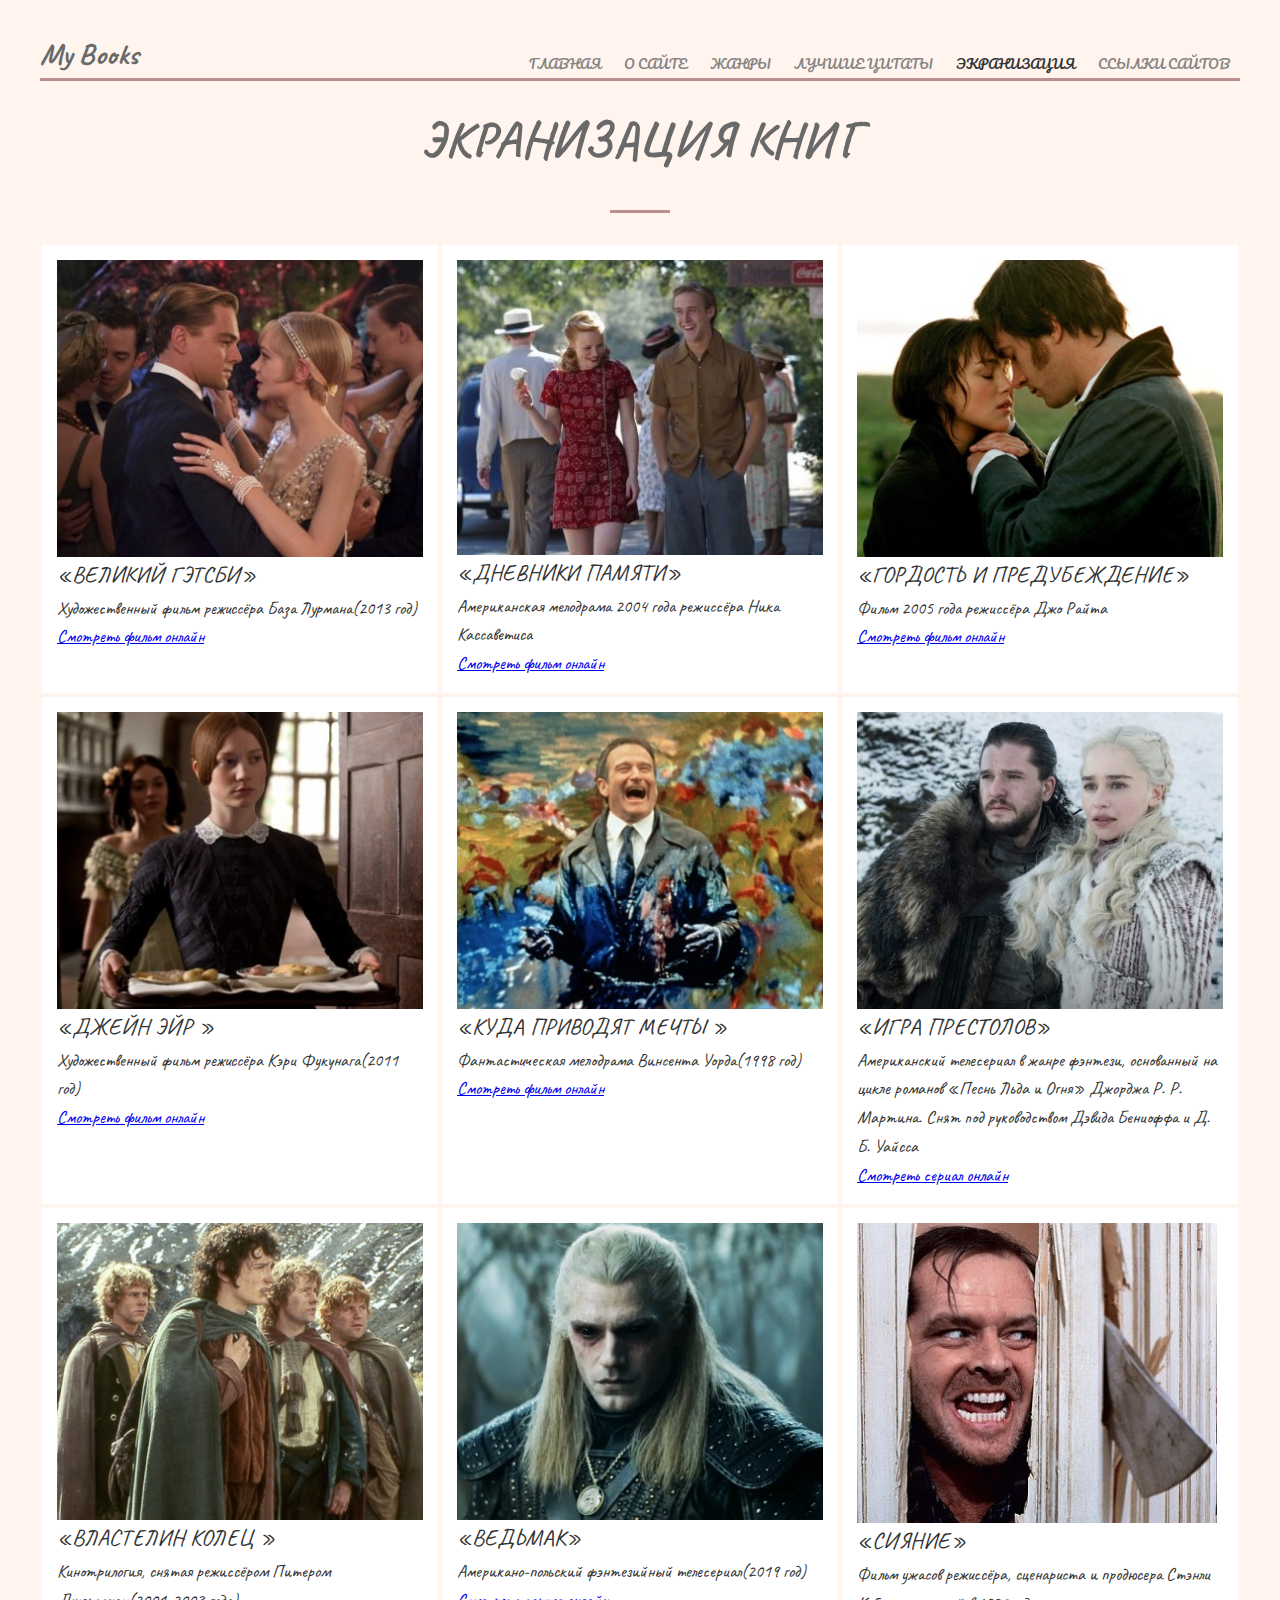
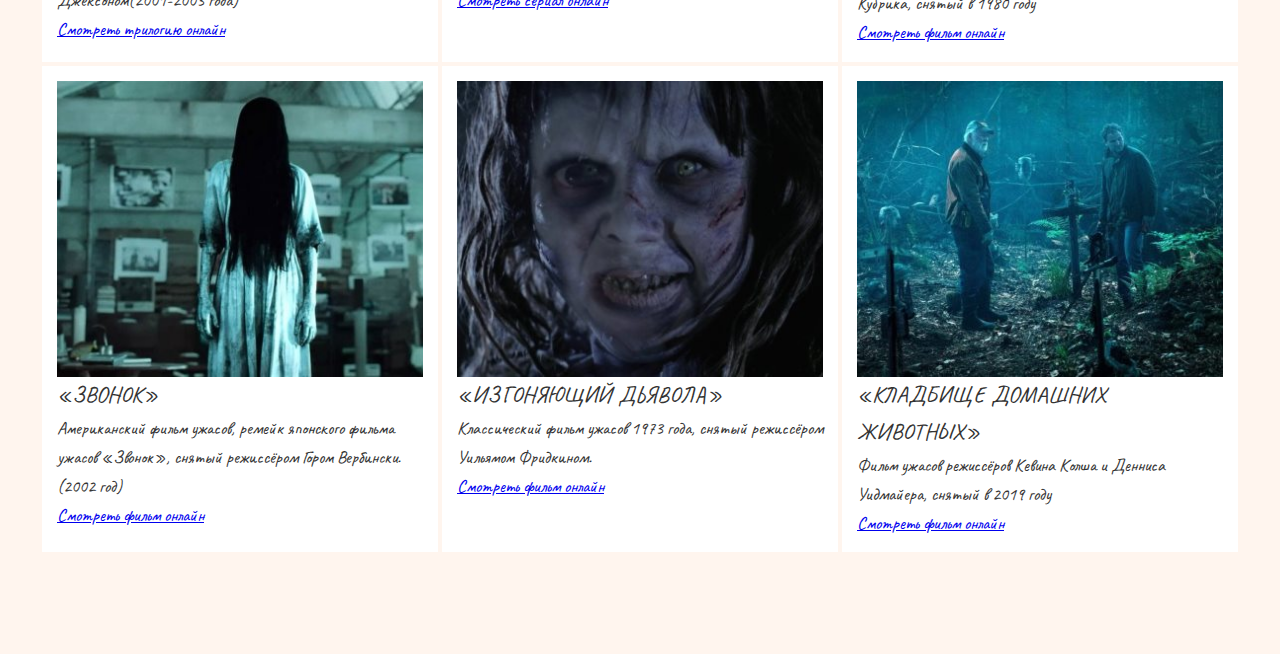
<file: film.html>
<!DOCTYPE html>
<html lang="en">
<head>
    <meta charset="utf-8">
    <link rel="stylesheet" href="assets/css/style.css">
    <link href="https://fonts.googleapis.com/css2?family=Caveat:wght@400;700&family=Marck+Script&family=Noto+Sans+JP&family=Pacifico&display=swap" rel="stylesheet">
       
    <title>My Books</title> 
</head>
  
<body>
    <header class="header">
    <div class="container">
         <div class="header_inner">
             <div class="header_logo">My Books</div>
             
        <nav class="nav">
            <a class ="nav_link" href="index.html">Главная</a>
            <a class ="nav_link" href="about.html">О сайте</a>
            <a class ="nav_link" href="genres.html">Жанры</a>
            <a class ="nav_link" href="quotes.html">Лучшие  цитаты</a>
            <a class ="active_nav" href="film.html">Экранизация</a>
            <a class ="nav_link" href="links.html">Ссылки сайтов</a>
         </nav>
         </div>
     </div>
     </header> 
    
    
    
    <section class="film">
        <div class="container">
            
          <div class="film_title">Экранизация книг</div>
            
            <div class="films">
               
                <div class="films_item">
                    <img class="films_image" src="assets/images/films/1.jpg" alt="">
                    <div class="films_title">«Великий Гэтсби»</div>
                    <div class="films_text">Художественный фильм режиссёра База Лурмана(2013 год)</div>
                    <a href="https://www.kino-teatr.ru/kino/movie/hollywood/96454/annot/" target="_blank">Смотреть фильм онлайн
                    </a>
                </div>
                
                
                <div class="films_item">
                    <img class="films_image" src="assets/images/films/2.jpg" alt="">
                    <div class="films_title">«Дневники памяти»</div>
                    <div class="films_text">Американская мелодрама 2004 года режиссёра Ника Кассаветиса</div>
                    <a href="https://www.hdfilmlenta.com/load/melodramy/3029-dnevnik-pamyati-the-notebook-2004-onlayn.html" target="_blank">Смотреть фильм онлайн
                    </a>
                </div>
                
                <div class="films_item">
                    <img class="films_image" src="assets/images/films/3.jpg" alt="">
                    <div class="films_title">«Гордость и предубеждение»</div>
                    <div class="films_text">Фильм 2005 года режиссёра Джо Райта</div>
                    <a href="https://www.hdfilmlenta.com/load/melodramy/3115-gordost-i-predubezhdenie-pride-prejudice-2005-onlayn.html" target="_blank">Смотреть фильм онлайн
                    </a>
                </div>
                
                <div class="films_item">
                    <img class="films_image" src="assets/images/films/4.jpg" alt="">
                    <div class="films_title">«Джейн Эйр »</div>
                    <div class="films_text">Художественный фильм режиссёра Кэри Фукунага(2011 год)</div>
                    <a href="http://kinodrive.org/3155-dzheyn-eyr.html" target="_blank">Смотреть фильм онлайн
                    </a>
                </div>
                
                <div class="films_item">
                    <img class="films_image" src="assets/images/films/5.jpg" alt="">
                    <div class="films_title">«Куда приводят мечты »</div>
                    <div class="films_text">Фантастическая мелодрама Винсента Уорда(1998 год)</div>
                    <a href="https://oum.video/videos/kuda-privodyat-mechty/"target="_blank">Смотреть фильм онлайн
                    </a>
                </div>
                
                <div class="films_item">
                    <img class="films_image" src="assets/images/films/6.jpg" alt="">
                    <div class="films_title">«Игра престолов»</div>
                    <div class="films_text"> Американский телесериал в жанре фэнтези, основанный на цикле романов «Песнь Льда и Огня» Джорджа Р. Р. Мартина. Снят под руководством Дэвида Бениоффа и Д. Б. Уайсса </div>
                    <a href="https://starserial.ru/serialy/igra-prestolov" target="_blank">Смотреть сериал онлайн
                    </a>
                </div>
                
                <div class="films_item">
                    <img class="films_image" src="assets/images/films/7.jpg" alt="">
                    <div class="films_title">«Властелин колец »</div>
                    <div class="films_text">Кинотрилогия, снятая режиссёром Питером Джексоном(2001-2003 года) </div>
                    <a href="https://vse-chasti-filmov.ru/17-22-0016-vlastelin-kolec.html" target="_blank">Смотреть трилогию онлайн
                    </a>
                </div>
                
                <div class="films_item">
                    <img class="films_image" src="assets/images/films/8.jpg" alt="">
                    <div class="films_title">«Ведьмак»</div>
                    <div class="films_text">Американо-польский фэнтезийный телесериал(2019 год)</div>
                    <a href="https://vedmak.net/" target="_blank">Смотреть сериал онлайн
                    </a>
                </div>
                
                <div class="films_item">
                    <img class="films_image" src="assets/images/films/9.jpg" alt="">
                    <div class="films_title">«Сияние»</div>
                    <div class="films_text">Фильм ужасов режиссёра, сценариста и продюсера Стэнли Кубрика, снятый в 1980 году</div>
                    <a href="http://kinokub.net/5134-siyanie-the-shining-1980.html" target="_blank">Смотреть фильм онлайн
                    </a>
                </div>
                
                <div class="films_item">
                    <img class="films_image" src="assets/images/films/10.jpg" alt="">
                    <div class="films_title">«Звонок»</div>
                    <div class="films_text">Американский фильм ужасов, ремейк японского фильма ужасов «Звонок», снятый режиссёром Гором Вербински.(2002 год)</div>
                    <a href="http://kinodrive.org/831-zvonok.html" target="_blank">Смотреть фильм онлайн
                    </a>
                </div>
                
                <div class="films_item">
                    <img class="films_image" src="assets/images/films/11.jpg" alt="">
                    <div class="films_title">«Изгоняющий дьявола»</div>
                    <div class="films_text">Классический фильм ужасов 1973 года, снятый режиссёром Уильямом Фридкином.</div>
                    <a href="http://u3.lordfilm7.tv/48980-izgonjajuschij-djavola-1973.html" target="_blank">Смотреть фильм онлайн
                    </a>
                </div>
                
                <div class="films_item">
                    <img class="films_image" src="assets/images/films/12.jpg" alt="">
                    <div class="films_title">«Кладбище домашних животных»</div>
                    <div class="films_text"> Фильм ужасов режиссёров Кевина Колша и Денниса Уидмайера, снятый в 2019 году</div>
                    <a href="https://cx.hdfilm.ws/2894-kladbische-domashnih-zhivotnyh.html" target="_blank">Смотреть фильм онлайн
                    </a>
                </div>
                 
             
            </div>
    
        
        
        </div>
    </section>
    

 
    
</body> 
</html>
</file>
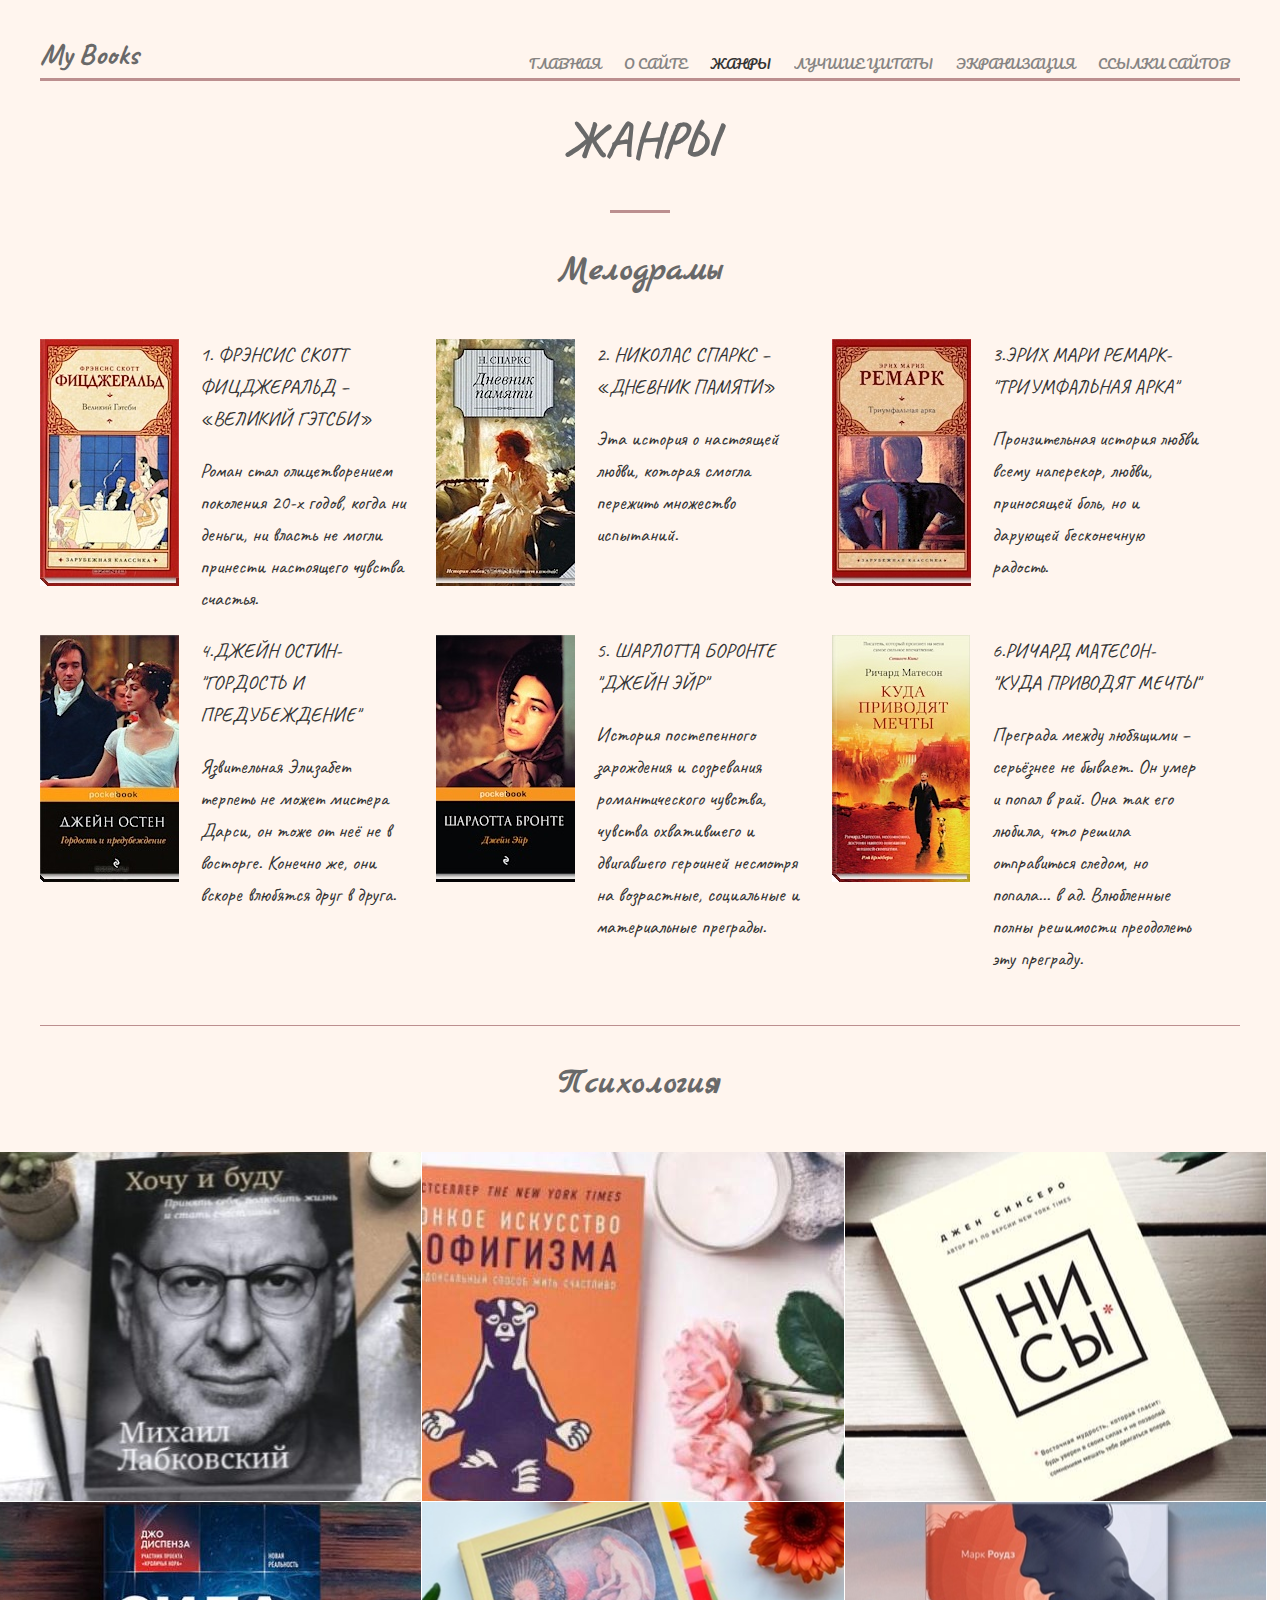
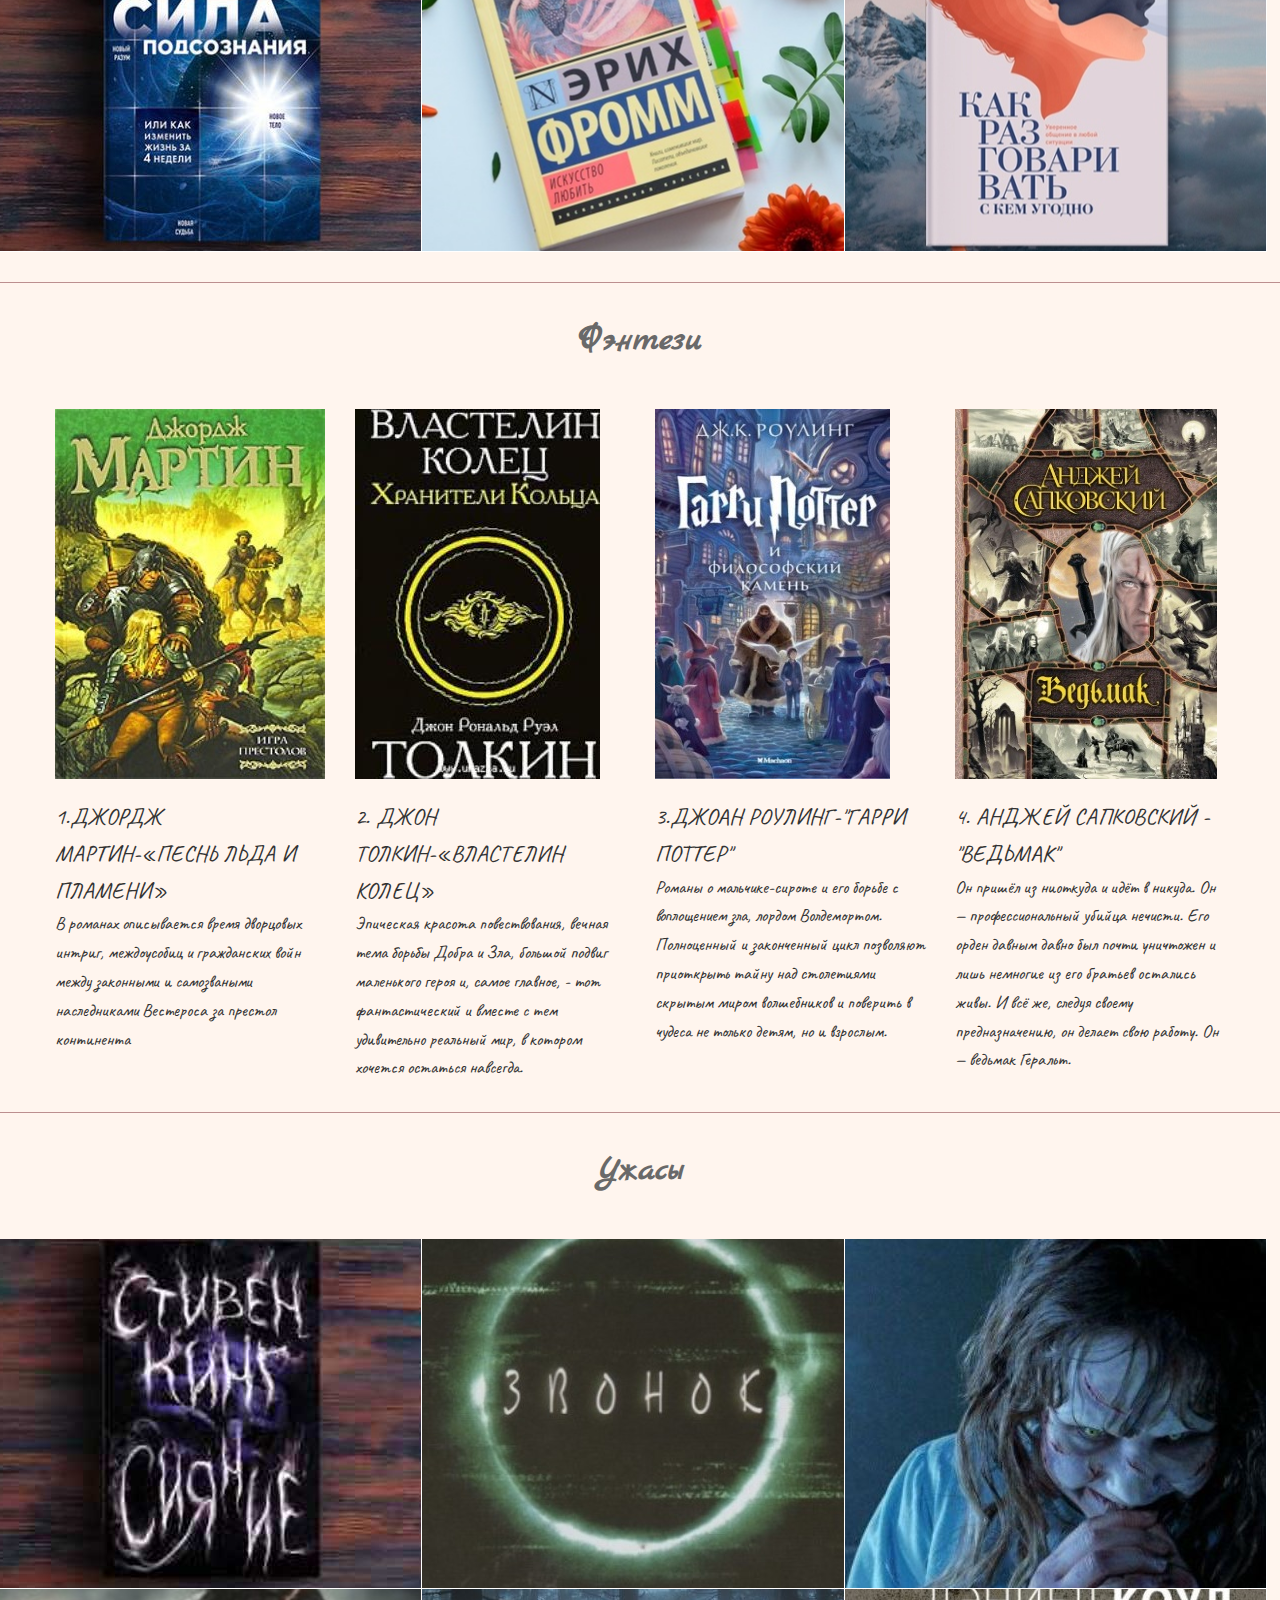
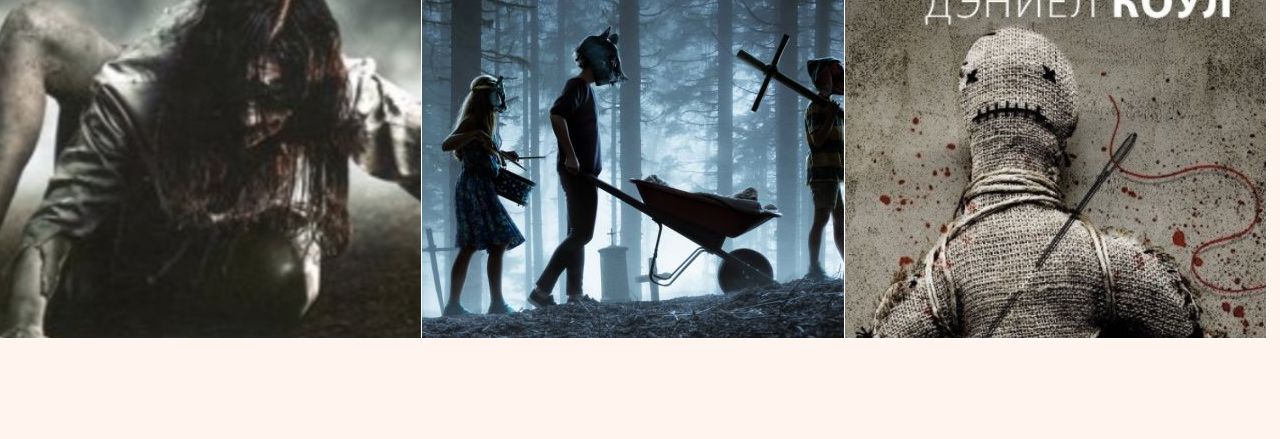
<file: genres.html>
<!DOCTYPE html>
<html lang="en">
<head>
    <meta charset="utf-8">
    <link rel="stylesheet" href="assets/css/style.css">
    <link href="https://fonts.googleapis.com/css2?family=Caveat:wght@400;700&family=Marck+Script&family=Noto+Sans+JP&family=Pacifico&display=swap" rel="stylesheet">
      <title>My Books</title>  
</head>
  
<body>
    <header class="header">
    <div class="container">
         <div class="header_inner">
             <div class="header_logo">My Books</div>
             
        <nav class="nav">
            <a class ="nav_link" href="index.html">Главная</a>
            <a class ="nav_link" href="about.html">О сайте</a>
            <a class ="active_nav" href="genres.html">Жанры</a>
            <a class ="nav_link" href="quotes.html">Лучшие цитаты</a>
            <a class ="nav_link" href="film.html">Экранизация</a>
             <a class ="nav_link" href="links.html">Ссылки сайтов</a>
         </nav>
         </div>
     </div>
     </header> 

    
 <section class="genres">
    <div class="container">
       
        <div class="genres_header">
            <h2 class="genres_title">Жанры</h2>
            <h3 class="genres_suptitle">Мелодрамы</h3>
        </div>
        
        <div class="drama">
          
          <div class="drama_item">
                <img class="drama_icon" src="assets/images/drama/1.jpg" alt =" ">
                <div class="drama_title">1. Фрэнсис Скотт Фицджеральд – «Великий Гэтсби»</div>
                <div class="drama_text">
                    <p> Роман стал олицетворением поколения 20-х годов, когда ни деньги, ни власть не могли принести настоящего чувства счастья. </p>
                </div>
          </div>
         
          <div class="drama_item">
              <img class="drama_icon" src="assets/images/drama/2.jpg" alt =" ">
            <div class="drama_title">2. Николас Спаркс – «Дневник памяти»</div>
             <div class="drama_text">
                 <p>Эта история о настоящей любви, которая смогла пережить множество испытаний.</p>
              </div>
          </div>
            
          <div class="drama_item">
               <img class="drama_icon" src="assets/images/drama/3.jpg" alt =" ">
             <div class="drama_title">3.Эрих Мари Ремарк-"Триумфальная арка"</div>
             <div class="drama_text">
                 <p>Пронзительная история любви всему наперекор, любви, приносящей боль, но и дарующей бесконечную радость.</p>
              </div>
          </div>
        </div>
   
        
        <div class="drama">
          
            <div class="drama_item">
                <img class="drama_icon" src="assets/images/drama/4.jpg" alt =" ">
                <div class="drama_title">4.Джейн Остин-"Гордость и предубеждение"</div>
                <div class="drama_text">
                    <p> Язвительная Элизабет терпеть не может мистера Дарси, он тоже от неё не в восторге. Конечно же, они вскоре влюбятся друг в друга.  </p>
                </div>
          </div>
            
         <div class="drama_item">
                <img class="drama_icon" src="assets/images/drama/5.jpg" alt =" ">
            <div class="drama_title">5. Шарлотта Боронте "Джейн Эйр"</div>
             <div class="drama_text">
                 <p>История постепенного зарождения и созревания романтического чувства, чувства охватившего и двигавшего героиней несмотря на возрастные, социальные и материальные преграды.</p>
              </div>
          </div>
            
          <div class="drama_item">
               <img class="drama_icon" src="assets/images/drama/6.jpg" alt =" ">
             <div class="drama_title">6.Ричард Матесон-"Куда приводят мечты"</div>
             <div class="drama_text">
                 <p>Преграда между любящими – серьёзнее не бывает. Он умер и попал в рай. Она так его любила, что решила отправиться следом, но попала... в ад. Влюбленные полны решимости преодолеть эту преграду.</p>
              </div>
          </div>
        </div>
       
        
        
     <hr>
        <div class="genres_header">
            <h3 class="genres_suptitle">Психология</h3>
        </div>
        </div>
            <div class="psychology">
            <div class="psychology_item">
            <img class="psychology_image" src="assets/images/psychology/1.jpg" alt="">
                <div class="psychology_content">
                <div class="psychology_title">1.Михаил Лабковский-"Хочу и буду"</div>
                    <div class="psychology_text">Принять себя, полюбить жизнь и стать счастливым</div>
                </div>
            </div>
            
             <div class="psychology_item">
            <img class="psychology_image" src="assets/images/psychology/2.jpg" alt="">
                <div class="psychology_content">
                <div class="psychology_title">2.Марк Мэнсон-"Тонкое искусство пофигизма</div>
                    <div class="psychology_text">Парадоксальный способ жить счастливо</div>
                </div>
            </div>
            
           <div class="psychology_item">
            <img class="psychology_image" src="assets/images/psychology/3.jpg" alt="">
                <div class="psychology_content">
                <div class="psychology_title">3.Джен Синсеро-"Ни сы"</div>
                    <div class="psychology_text">Будь уверен в своих силах и не позволяй сомнениям мешать тебе двигаться вперед</div>
                </div>
            </div>
            
             <div class="psychology_item">
            <img class="psychology_image" src="assets/images/psychology/4.jpg" alt="">
                <div class="psychology_content">
                <div class="psychology_title">4.Доктор Джо Диспенза-"Сила подсознания, или как изменить жизнь за 4 недели"</div>
                    <div class="psychology_text">Мозг не отличает событий внешнего мира от тех, что происходят у нас в мыслях. Это дает нам свободу творить свою жизнь по собственному желанию.</div>
                </div>
            </div>
            
             <div class="psychology_item">
            <img class="psychology_image" src="assets/images/psychology/5.jpg" alt="">
                <div class="psychology_content">
                <div class="psychology_title">5. Эрих Фромм-"Искусство любить"</div>
                    <div class="psychology_text">Действительно ли любовь - искусство? Если да, то она требует труда и знаний. Или это только приятное ощущение?.. </div>
                </div>
             </div>
            
             <div class="psychology_item">
            <img class="psychology_image" src="assets/images/psychology/6.jpg" alt="">
                <div class="psychology_content">
                <div class="psychology_title">6.Ларри Кинг-"Как разговаривать с кем угодно, когда угодно и где угодно"</div>
                    <div class="psychology_text">Практические советы признанного мастера общения помогут вам обрести уверенность в себе и навсегда избавиться от скованности в любой ситуации</div>
                </div>
            </div>
        </div>
        
         <hr>
     
         <div class="genres_header">
            <h3 class="genres_suptitle">Фэнтези</h3>
        </div>
        
     <div class="fantasy">
         <div class="container">
           <div class="fantasy_inner">
              
               
               <div class="fantasy_item">
                  <img class="fantasy_image" src="assets/images/fantasy/1.jpg" alt="">
                  <div class="fantasy_title">1.Джордж Мартин-«Песнь льда и пламени»
                  </div>
                  <div class="fantasy_text">В романах описывается время дворцовых интриг, междоусобиц и гражданских войн между законными и самозваными наследниками Вестероса за престол континента </div>
              </div>
               
               <div class="fantasy_item">
                  <img class="fantasy_image" src="assets/images/fantasy/2.jpg" alt="">
                  <div class="fantasy_title">2. Джон Толкин-«Властелин колец»
                  </div>
                  <div class="fantasy_text">Эпическая красота повествования, вечная тема борьбы Добра и Зла, большой подвиг маленького героя и, самое главное, - тот фантастический и вместе с тем удивительно реальный мир, в котором хочется остаться навсегда.</div>
              </div>
               
               <div class="fantasy_item">
                  <img class="fantasy_image" src="assets/images/fantasy/3.jpg" alt="">
                  <div class="fantasy_title">3.Джоан Роулинг-"Гарри Поттер"
                  </div>
                  <div class="fantasy_text">Романы о мальчике-сироте и его борьбе с воплощением зла, лордом Волдемортом. Полноценный и законченный цикл позволяют приоткрыть тайну над столетиями скрытым миром волшебников и поверить в чудеса не только детям, но и взрослым.</div>
              </div>
               
               <div class="fantasy_item">
                  <img class="fantasy_image" src="assets/images/fantasy/4.jpg" alt="">
                  <div class="fantasy_title">4. Анджей Сапковский - "Ведьмак"
                  </div>
                  <div class="fantasy_text">Он пришёл из ниоткуда и идёт в никуда. Он — профессиональный убийца нечисти. Его орден давным давно был почти уничтожен и лишь немногие из его братьев остались живы. И всё же, следуя своему предназначению, он делает свою работу. Он — ведьмак Геральт.</div>
              </div>
               
            </div>
         </div>
     </div>
     
     <hr>
     
     <div class="genres_header">
            <h3 class="genres_suptitle">Ужасы</h3>
        </div>
       <div class="horor">
           <div class="horor_item">
            <img class="horor_image" src="assets/images/horor/1.jpg" alt="">
                <div class="horor_content">
                <div class="horor_title">1.Стивена Кинга- «Сияние» </div>
                    <div class="horor_text">До предела странная семья переселяется на зиму в покинутый отель, и тут начинается такое... В книге удалось словами передать атмосферу гулких комнат, привидений и призраков, ужаса, проникающего в кровь героев. </div>
                </div>
            </div>
           
             <div class="horor_item">
            <img class="horor_image" src="assets/images/horor/2.jpg" alt="">
                <div class="horor_content">
                <div class="horor_title">2.Кодзи Судзуки-«Звонок»  </div>
                    <div class="horor_text">Журналисту передают странную видеокассету, на коробке которой честное предупреждение: она приносит смерть. Унесла уже четверых и не побрезгует журналистом и его семьёй, если тот за неделю не найдёт путь к спасению.</div>
                </div>
            </div>
            
         <div class="horor_item">
            <img class="horor_image" src="assets/images/horor/3.jpg" alt="">
                <div class="horor_content">
                <div class="horor_title">3.Уильям Блэтти-"Изгоняющий дьявола"</div>
                    <div class="horor_text">История про девочку, ставшей жертвой демона, и священника, который должен спасти ее душу. Но достаточно ли его веры и формальных знаний, чтобы противостоять абсолютному злу?</div>
                </div>
            </div>
           
           <div class="horor_item">
            <img class="horor_image" src="assets/images/horor/4.jpeg" alt="">
                <div class="horor_content">
                <div class="horor_title">4. Джей Энсон-"Ужас Амитивилля"</div>
                    <div class="horor_text">Когда Кэти и Джордж Лютц покупали дом, они и не подозревали, какие страшные тайны таит он в своих стенах, пропитанных кровью невинно убиенных и настоящим ужасом.</div>
                </div>
            </div>
           
           <div class="horor_item">
            <img class="horor_image" src="assets/images/horor/5.jpg" alt="">
                <div class="horor_content">
                <div class="horor_title">5. Стивен Кинг-"Кладбище домашних животных"</div>
                    <div class="horor_text">Луис Крид и не предполагал, чем обернется для него и его семьи переезд в новый дом. До сих пор он и слыхом не слыхивал о Вендиго – зловещем духе индейских легенд. И уж тем более не догадывался, что рядом с этим домом находится кладбище домашних животных. </div>
                </div>
            </div>
           
           <div class="horor_item">
            <img class="horor_image" src="assets/images/horor/6.jpeg" alt="">
                <div class="horor_content">
                <div class="horor_title">6.Дэниел Коул-"Тряпичная кукла" </div>
                    <div class="horor_text">Лондон взбудоражен жестоким преступлением – в одной из квартир в центре города обнаружена страшная «кукла», сшитая из частей человеческих тел. Журналисты уже окрестили садиста Тряпичной куклой. </div>
                </div>
            </div>
        </div>
     
     
    </section>
    
</body> 
</html>
</file>
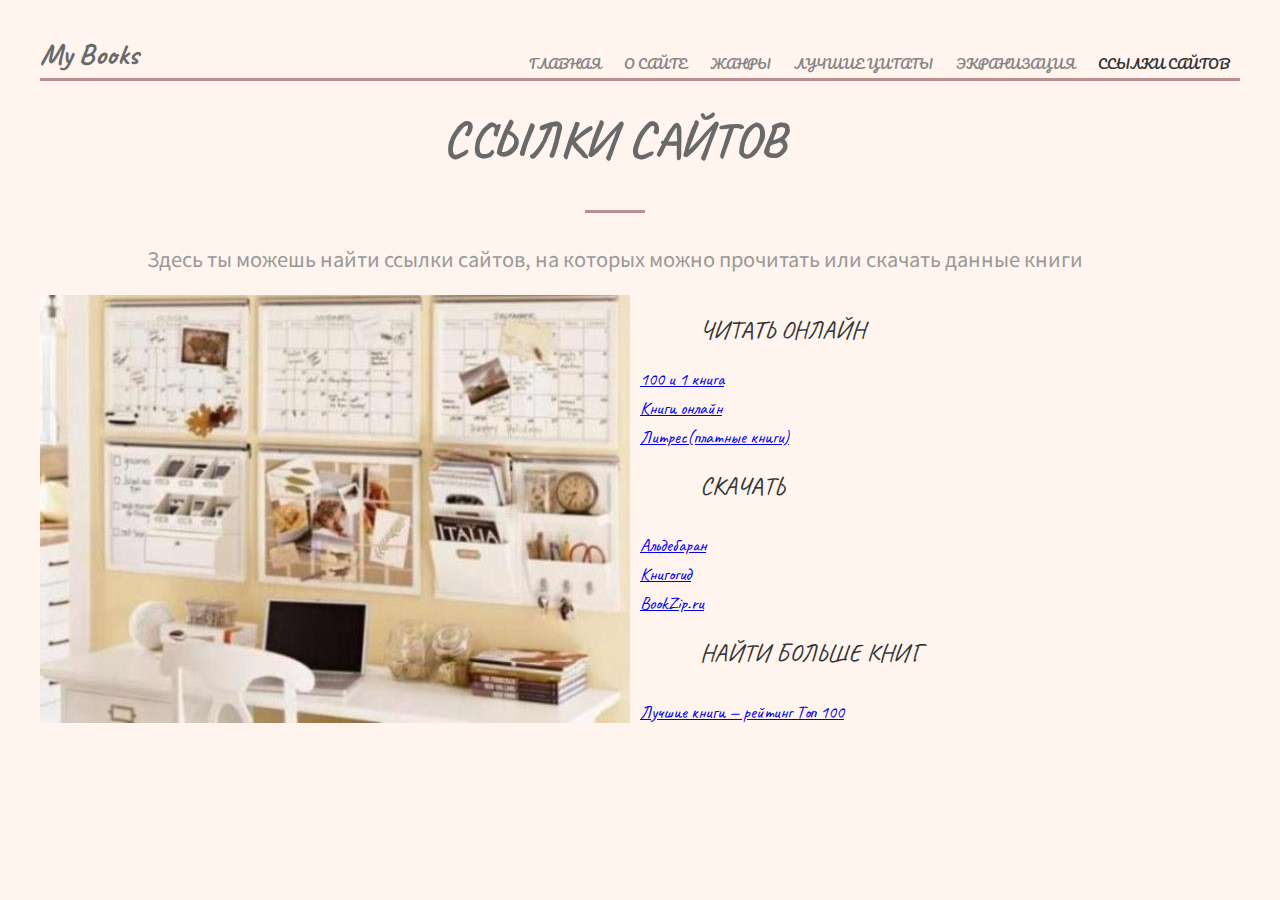
<file: links.html>
<!DOCTYPE html>
<html lang="en">
<head>
    <meta charset="utf-8">
    <link rel="stylesheet" href="assets/css/style.css">
    <link href="https://fonts.googleapis.com/css2?family=Caveat:wght@400;700&family=Marck+Script&family=Noto+Sans+JP&family=Pacifico&display=swap" rel="stylesheet">
       <title>My Books</title> 
</head>
  
<body>
    <header class="header">
    <div class="container">
         <div class="header_inner">
            <div class="header_logo">My Books</div>
             
        <nav class="nav">
            <a class ="nav_link" href="index.html">Главная</a>
            <a class ="nav_link" href="about.html">О сайте</a>
            <a class ="nav_link" href="genres.html">Жанры</a>
            <a class ="nav_link" href="quotes.html">Лучшие цитаты</a>
            <a class ="nav_link" href="film.html">Экранизация</a>
            <a class ="active_nav" href="links.html">Ссылки сайтов</a>
         </nav>
         </div>
     </div>
     </header> 
    
<section class="information">
    <div class="container">
     
        <div class="information_header">
            <h1 class="information_title">Ссылки сайтов</h1>
            <div class="information_text">Здесь ты можешь найти ссылки сайтов, на которых можно прочитать или скачать данные книги</div>
        </div>
        
        <div class="links">
            <div class="links_item">
            <img src="assets/images/information.jpg" alt=""></div>
            
            
            
            <div class="text">
                <div class="text_item">
                    <div class="text_header">
                        <div class="text_title">Читать онлайн</div>
                    </div>
                    
                  <a href="https://100i1kniga.ru/" target="_blank">100 и 1 книга 
                    </a>
                   <a href="https://online-knigi.com/" target="_blank"><br>Книги онлайн
                    </a>
                     <a href="https://www.litres.ru/luchshie-knigi/?utm_source=google&utm_medium=cpc&utm_campaign=search_brend%7C2088823647&utm_term=%D0%BB%D0%B8%D1%82%D1%80%D0%B5%D1%81&utm_content=433624868345%7Bphrase_id%7D_%7Bsource%7D_%7Bsource_type%7D_%7Bregion_name%7D_1012054&gclid=Cj0KCQjwpNr4BRDYARIsAADIx9wD8-xoKIsx2Tl7jJIupaa3qPJWG-CXdqeV-9M_sM4S34ClPa_OTBwaAuujEALw_wcB" target="_blank"><br>Литрес(платные книги)
                    </a>
                    
                     <div class="text_item">
                    <div class="text_header">
                        <div class="text_title">Скачать</div>
                    </div>
                    </div>
                  
                    
                    <a href="https://aldebaran.ru/knigi/" target="_blank">Альдебаран
                    </a>
                   <a href="https://knigogid.ru/?utm_source=yandex&utm_medium=cpc&utm_campaign=53642368&utm_content=9398439710&utm_term=скачать%20fb2%20книги&yclid=4153070111312351548" target="_blank"><br>Книгогид
                    </a>
                     <a href="https://bookzip.ru/" target="_blank"><br>BookZip.ru
                    </a>
                    
                    
                    <div class="text_item">
                    <div class="text_header">
                        <div class="text_title">Найти больше книг</div>
                    </div>
                    </div>
                    <a href="https://www.100bestbooks.ru/index.php?tag_id=387" target="_blank">Лучшие книги — рейтинг Топ 100
                    </a>
                  
                 </div>   
              </div>
            
        </div>
    </div>
</section>
    
    
    
</body> 
</html>
</file>
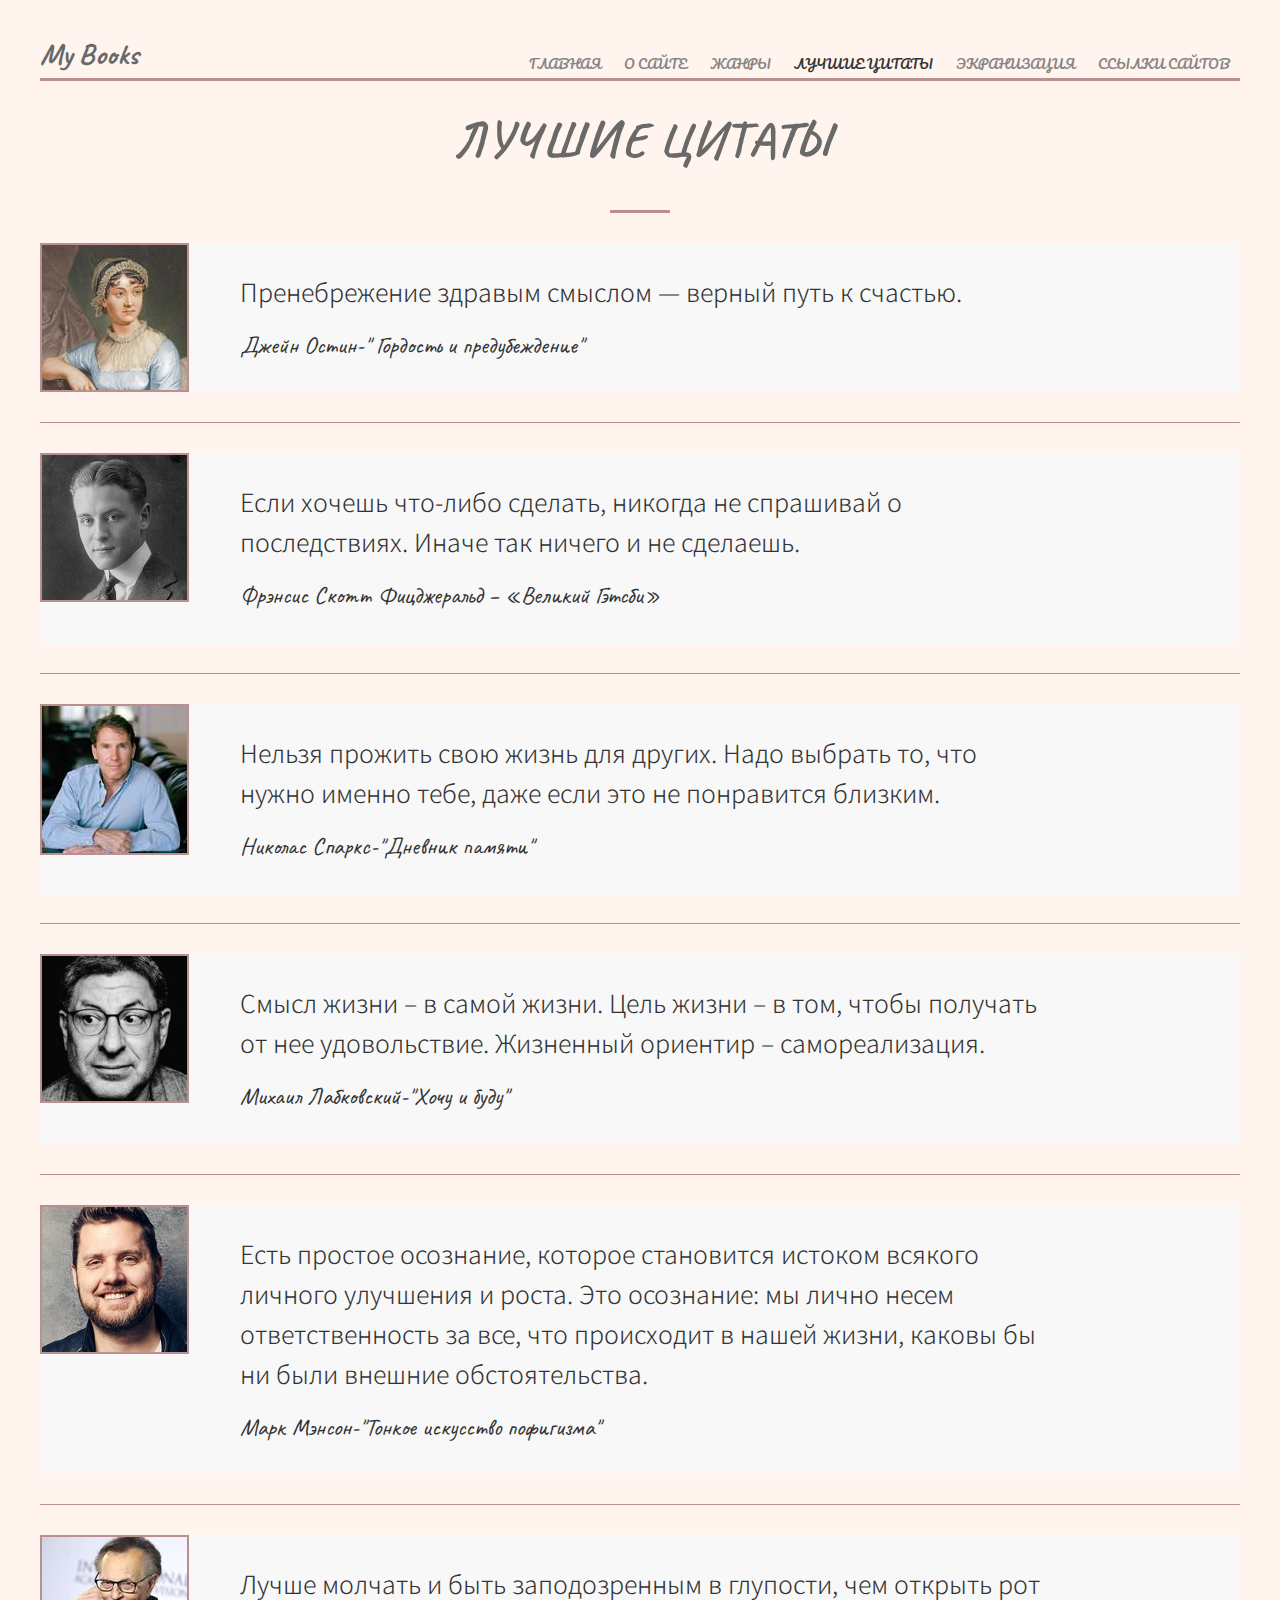
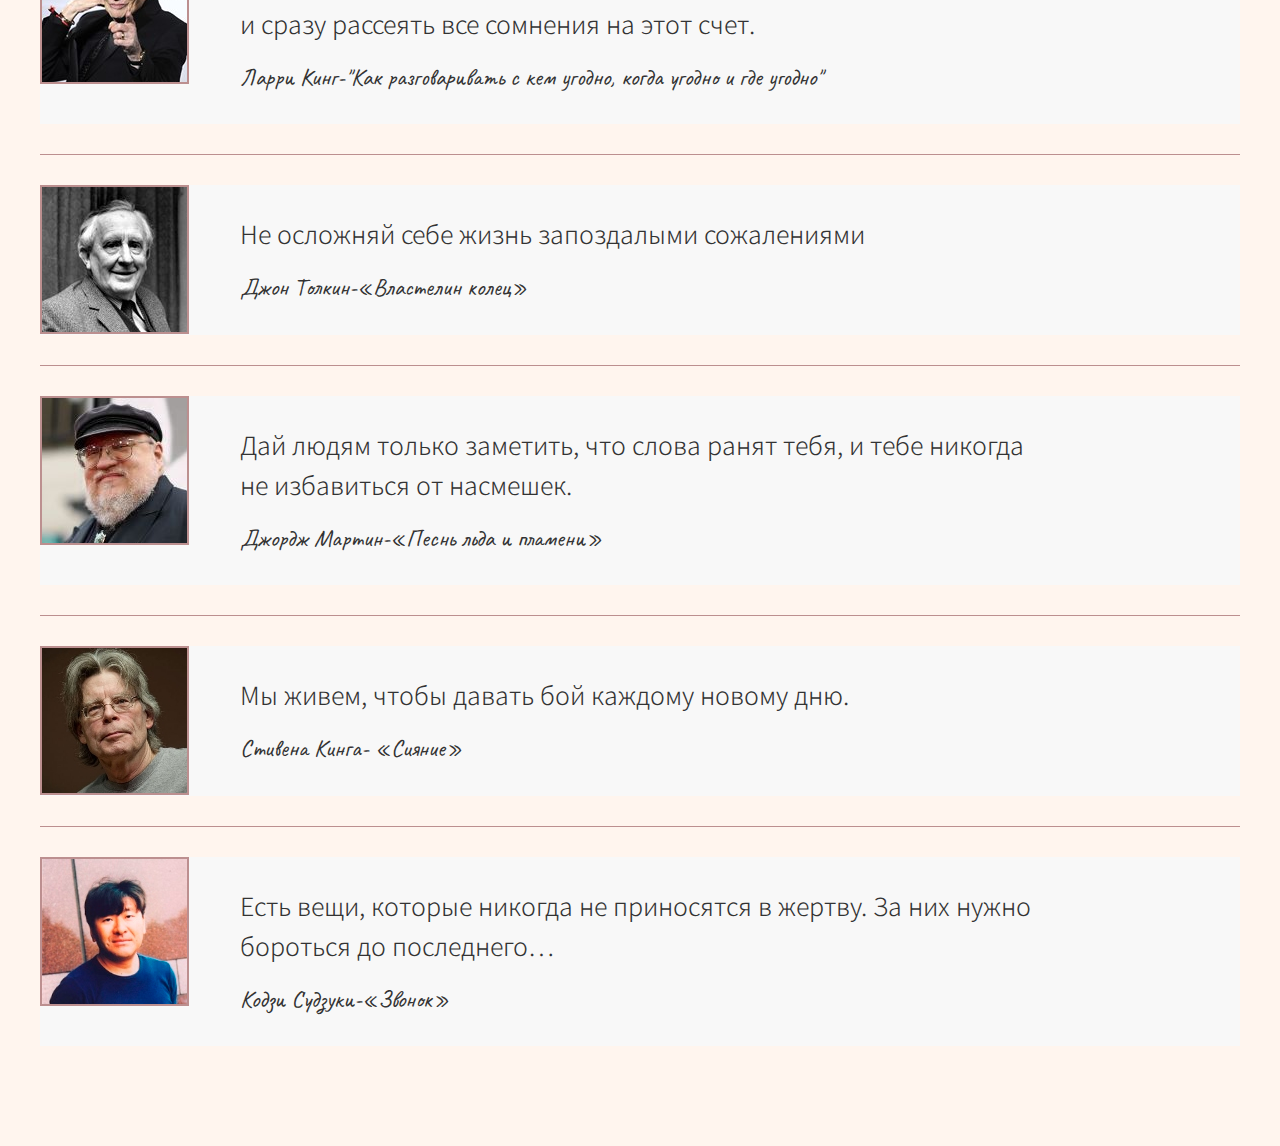
<file: quotes.html>
<!DOCTYPE html>
<html lang="en">
<head>
    <meta charset="utf-8">
    <link rel="stylesheet" href="assets/css/style.css">
    <link href="https://fonts.googleapis.com/css2?family=Caveat:wght@400;700&family=Marck+Script&family=Noto+Sans+JP&family=Pacifico&display=swap" rel="stylesheet">
    <title>My Books</title> 
</head>
  
<body>
    <header class="header">
    <div class="container">
         <div class="header_inner"> 
            <div class="header_logo">My Books</div>
         <nav class="nav">
            <a class ="nav_link" href="index.html">Главная</a>
            <a class ="nav_link" href="about.html">О сайте</a>
            <a class ="nav_link" href="genres.html">Жанры</a>
            <a class ="active_nav" href="quotes.html">Лучшие цитаты</a>
            <a class ="nav_link" href="film.html">Экранизация</a>
             <a class ="nav_link" href="links.html">Ссылки сайтов</a>
         </nav>
         </div>
     </div>
     </header> 
    
<section class="quotes">
      <div class="container">
        <div class="quotes_title">Лучшие цитаты</div>
          
          <div class="quotes_inner ">
              <div class="quotes_item quotes--gray">
                   <img class="quotes_photo" src="assets/images/quotes/1.jpg" alt="">
                   <div class="quotes_text">Пренебрежение здравым смыслом — верный путь к счастью.</div>
                   <div class="quotes_author">Джейн Остин-" Гордость и предубеждение"</div>
              </div>
              
              <hr>
              <div class="quotes_item quotes--gray">
                   <img class="quotes_photo" src="assets/images/quotes/7.jpg" alt="">
                   <div class="quotes_text">Если хочешь что-либо сделать, никогда не спрашивай о последствиях. Иначе так ничего и не сделаешь.</div>
                   <div class="quotes_author">Фрэнсис Скотт Фицджеральд – «Великий Гэтсби»</div>
              </div>
              
              <hr>
              <div class="quotes_item quotes--gray">
                   <img class="quotes_photo" src="assets/images/quotes/2.jpg" alt="">
                   <div class="quotes_text">Нельзя прожить свою жизнь для других. Надо выбрать то, что нужно именно тебе, даже если это не понравится близким.</div>
                   <div class="quotes_author">Николас Спаркс-"Дневник памяти"</div>
              </div>
              
               <hr>
              <div class="quotes_item quotes--gray">
                   <img class="quotes_photo" src="assets/images/quotes/3.jpg" alt="">
                   <div class="quotes_text">Смысл жизни – в самой жизни. Цель жизни – в том, чтобы получать от нее удовольствие. Жизненный ориентир – самореализация.</div>
                   <div class="quotes_author">Михаил Лабковский-"Хочу и буду"</div>
              </div>
              
              <hr>
              <div class="quotes_item quotes--gray">
                   <img class="quotes_photo" src="assets/images/quotes/4.jpg" alt="">
                   <div class="quotes_text">Есть простое осознание, которое становится истоком всякого личного улучшения и роста. Это осознание: мы лично несем ответственность за все, что происходит в нашей жизни, каковы бы ни были внешние обстоятельства.</div>
                   <div class="quotes_author">Марк Мэнсон-"Тонкое искусство пофигизма"</div>
              </div>
              
              
              <hr>
              <div class="quotes_item quotes--gray">
                   <img class="quotes_photo" src="assets/images/quotes/8.jpg" alt="">
                   <div class="quotes_text">Лучше молчать и быть заподозренным в глупости, чем открыть рот и сразу рассеять все сомнения на этот счет.</div>
                   <div class="quotes_author">Ларри Кинг-"Как разговаривать с кем угодно, когда угодно и где угодно"</div>
              </div>
              
                <hr>
              <div class="quotes_item quotes--gray">
                   <img class="quotes_photo" src="assets/images/quotes/5.jpg" alt="">
                   <div class="quotes_text">Не осложняй себе жизнь запоздалыми сожалениями</div>
                   <div class="quotes_author">Джон Толкин-«Властелин колец»</div>
              </div>
              
               <hr>
              <div class="quotes_item quotes--gray">
                   <img class="quotes_photo" src="assets/images/quotes/6.jpg" alt="">
                   <div class="quotes_text">Дай людям только заметить, что слова ранят тебя, и тебе никогда не избавиться от насмешек.</div>
                   <div class="quotes_author">Джордж Мартин-«Песнь льда и пламени»</div>
              </div>
              
              <hr>
              <div class="quotes_item quotes--gray">
                   <img class="quotes_photo" src="assets/images/quotes/9.jpg" alt="">
                   <div class="quotes_text">Мы живем, чтобы давать бой каждому новому дню.</div>
                   <div class="quotes_author">Стивена Кинга- «Сияние»</div>
              </div>
              
              
               <hr>
              <div class="quotes_item quotes--gray">
                   <img class="quotes_photo" src="assets/images/quotes/10.jpg" alt="">
                   <div class="quotes_text">Есть вещи, которые никогда не приносятся в жертву. За них нужно бороться до последнего…</div>
                   <div class="quotes_author">Кодзи Судзуки-«Звонок» </div>
              </div>
              
          </div>
      </div>
    </section>

    
</body> 
</html>
</file>
<file: assets/css/style.css>
body{
    margin:0;
   font-family: 'Caveat', cursive;
   
    font-size:18px;
    line-height:1.6;
    color: #333;
   background-color: #FFF5EE;
}

*,
*:before,
*:after {
    box-sizing:border-box;
}

h1,h2,h3,h4,h5,h6{
    margin:0;
}

hr{
    border:0;
    width:100%;
    height:1px;
    margin :30px 0;
    background-color:  #BC8F8F;
}


/*Контейнер*/
.container{
    width:100%;
    max-width:1200px;
    margin:0 auto;
}

/*Шапка сайта */
.header
{
    width:100%;
   padding-top: 30px;
    
    position:absolute;
    top:0;
    left:0;
    right:0;
    z-index: 1000;
}
.header_inner{
    display:flex;
    justify-content: space-between;
    align-items: center;
    
    border-bottom:3px solid #BC8F8F;
}

.header_logo {
    font-size: 30px;
    font-weight: 700;
    color: #696969;
}
/*Навигация*/
.nav{
    padding-top: 20px;
    font-size:13px;
    text-transform: uppercase;
    font-family: 'Pacifico', cursive;
}
.nav_link{
     vertical-align:top;
     margin:0 10px;
    
    color:#696969;
    text-decoration: none;
    opacity:0.8;
    transition: opacity 1s linear;
}
.active_nav{
     vertical-align:top;
     margin:0 10px;
    
    color:#333;
    text-decoration: none;
}
.nav_link:hover{
    text-decoration: underline;
}
/*Главная страница*/
.intro
{
    display:flex;
    flex-direction: column;
    justify-content: center;
     width:100%;
    height:100vh;
    text-align: center;
    
    background:
url("../images/intro.jpg") center no-repeat ;
 
    -webkit-background-size:cover;
    background-size:cover;
}
.intro_inner{
    width: 100%;
    max-width:880px;
    margin:0 auto;
   
    background: #fff;
    opacity: 0.9;
 
}
.intro_title{
    color:#FFC0CB;
    font-size: 80px;
    font-weight:700;
    text-transform: uppercase;
    line-height:1;
    font-family: 'Caveat', cursive;
    margin:20px 40px;
    
}


/*О сайте*/
.about{
    padding: 200px 0;   
}

.about_header {
    width: 100%;
    max-width: 950px;
    margin: 0 auto 40px;

    text-align: center;
}

.about_title{
    font-size:50px;
    font-weight: 700;
    color:#696969;
    font-family: 'Caveat', cursive;
    text-transform: uppercase;
}
.about_title:after {
    content: "";
    display: block;
    width: 60px;
    height: 3px;
    margin: 30px auto;

    background-color: #BC8F8F;
}
.about_text{
    font-size: 25px;
    color: #999;
    font-family: 'Noto Sans JP', sans-serif;
}

/* Жанры */
.genres {
    padding: 100px 0;
}

.genres_header {
    width: 100%;
    max-width: 950px;
    margin: 0 auto 40px;

    text-align: center;
}

.genres_suptitle {
    font-family: 'Marck Script', cursive;
    font-size: 35px;
    color: #696969;
}

.genres_title {
    font-size: 50px;
    font-weight: 700;
    color: #696969;
    text-transform: uppercase;
    font-family: 'Caveat', cursive;
}

.genres_title:after {
    content: "";
    display: block;
    width: 60px;
    height: 3px;
    margin: 30px auto;

    background-color: #BC8F8F;
}

/*Драма*/
.drama{
   display:flex; 

}
.drama_item{
    width: 33%;
    padding-right: 25px;
    padding-left: 160px;
    position: relative;
}

.drama_icon{
    position:absolute;
    top:0;
    left:0;
    z-index:1;
}
.drama_title{
    margin-bottom: 3px;
    font-size: 20px;
    color:#333;
    text-transform: uppercase;
}
.drama_text{
    font-size: 20px;
}
/*Психология*/
.psychology{
    display: flex;
    flex-wrap:wrap;
}
.psychology_item{
    width:33%;
    height: 350px;
    position:relative;
    overflow: hidden; 
    
    border-bottom: 1px solid #fff;
    border-right: 1px solid #fff;
}
.psychology_item:hover .psychology_content{
    opacity:1;
}
.psychology_image{
    position:absolute;
    top:50%;
    left:50%;
    z-index:1;
    
    transform: translate3d(-50%,-50%,0);
}
.psychology_content{
    display: flex;
    flex-direction: column;
    justify-content: center;
    position: absolute;
    top:0;
    left:0;
    z-index:2;
    
    background-color:rgba(128,128,128, 0.9); 
    opacity:0;   
    transition: opacity 0.2s linear;
    
    height: 100%;
    width: 100%;
    text-align: center;
    
}
.psychology_title{
    margin-bottom: 5px;
    
    font-size: 20px;
    font-weight: 700;
    color:#fff;
    text-transform: uppercase;
}
.psychology_text{
   color:#fff;
    font-size: 18px;
}

/*Фэнтези*/
.fantasy{
    margin:auto;

}
.fantasy_inner{
    display:flex;
    flex-wrap: wrap;
}
.fantasy_item{
    width: 25%;
    padding: 0 15px;
}
.fantasy_title{
    color:#333;
    font-size: 23px;
    text-transform: uppercase;
}
.fantasy_text{
    font-size:18px;
    color: #333;
}
.fantasy_image{
    margin-bottom: 20px;
    display: block;
    max-width: 100%;
    height: auto;
}
/*Ужасы*/
.horor{
    display: flex;
    flex-wrap:wrap;
}
.horor_item{
    width:33%;
    height: 350px;
    position:relative;
    overflow: hidden; 
    
    border-bottom: 1px solid #fff;
    border-right: 1px solid #fff;
}
.horor_item:hover .horor_content{
    opacity:1;
}
.horor_image{
  position:absolute;
    top:50%;
    left:50%;
    z-index:1;
    
    transform: translate3d(-50%,-50%,0);
}
.horor_content{
    display: flex;
    flex-direction: column;
    justify-content: center;
    position: absolute;
    top:0;
    left:0;
    z-index:2;
    
    background-color:rgba(128,128,128, 0.9); 
    opacity:0;   
    transition: opacity 0.2s linear;
    
    height: 100%;
    width: 100%;
    text-align: center;
    
}
.horor_title{
    margin-bottom: 5px;
    
    font-size: 20px;
    font-weight: 700;
    color:#fff;
    text-transform: uppercase;
}
.horor_text{
   color:#fff;
    font-size: 18px;
}


/*Цитаты*/
.quotes {
    padding: 100px 0;
}
.quotes--gray {
    background-color: #f8f8f8;
}
.quotes_title {
    font-size: 50px;
    font-weight: 700;
    color: #696969;
    text-transform: uppercase;
    font-family: 'Caveat', cursive;
    text-align: center;
}

.quotes_title:after {
    content: "";
    display: block;
    width: 60px;
    height: 3px;
    margin: 30px auto;

    background-color: #BC8F8F;
}
.quotes_item{
  padding: 28px 200px;
    position: relative;
}
.quotes_photo{
    border: 2px solid #BC8F8F;
    position: absolute;
    top:0;
    left:0;
    z-index:1;
}
.quotes_text{
    margin-bottom: 15px;
    
    font-size: 25px;
    font-weight: 300;
    font-family: 'Noto Sans JP', sans-serif;
  
}
.quotes_author{
    font-size: 24px;
}

/*Ссылки сайтов*/
.information {
    padding: 80px 0;
}

.information_header {
    width: 100%;
    max-width: 950px;
    margin:  20px 100px;

    text-align: center;
}

.information_title {
    font-size: 50px;
    font-weight: 700;
    color: #696969;
    text-transform: uppercase;
    font-family: 'Caveat', cursive;
}

.information_title:after {
    content: "";
    display: block;
    width: 60px;
    height: 3px;
    margin: 30px auto;

    background-color: #BC8F8F;
}
.information_text {
    font-size: 20px;
    color: #999;
     font-family: 'Noto Sans JP', sans-serif;
}
.links{
    display: flex;
}
.links_item{
    width: 50%;
}

.text_item {
    margin-bottom: 10px;
    
}

.text_header {
    padding: 15px 20px 15px 60px;
    position: relative;

}
.text_title{
    font-size: 25px;
    font-weight: 300;
    text-transform: uppercase;
}
/*Экранизация*/
.film {
    padding: 100px 0;
}

.film_title {
    font-size: 50px;
    font-weight: 700;
    color: #696969;
    text-transform: uppercase;
    font-family: 'Caveat', cursive;
    text-align: center;
}
.film_title:after {
    content: "";
    display: block;
    width: 60px;
    height: 3px;
    margin: 30px auto;

    background-color: #BC8F8F;
}
.films{
    display: flex;
    flex-wrap: wrap;
}
.films_item{
    width: 33%;
    padding: 15px;
     background: #fff;
  
    margin:2px;
}
.films_image{
    display: block;
    max-width: 100%;
    height:auto;
}
.films_title{
    color:#333;
    font-size: 23px;
    text-transform: uppercase; 
}
films_text{
    font-size:18px;
    color: #333;
}
</file>
